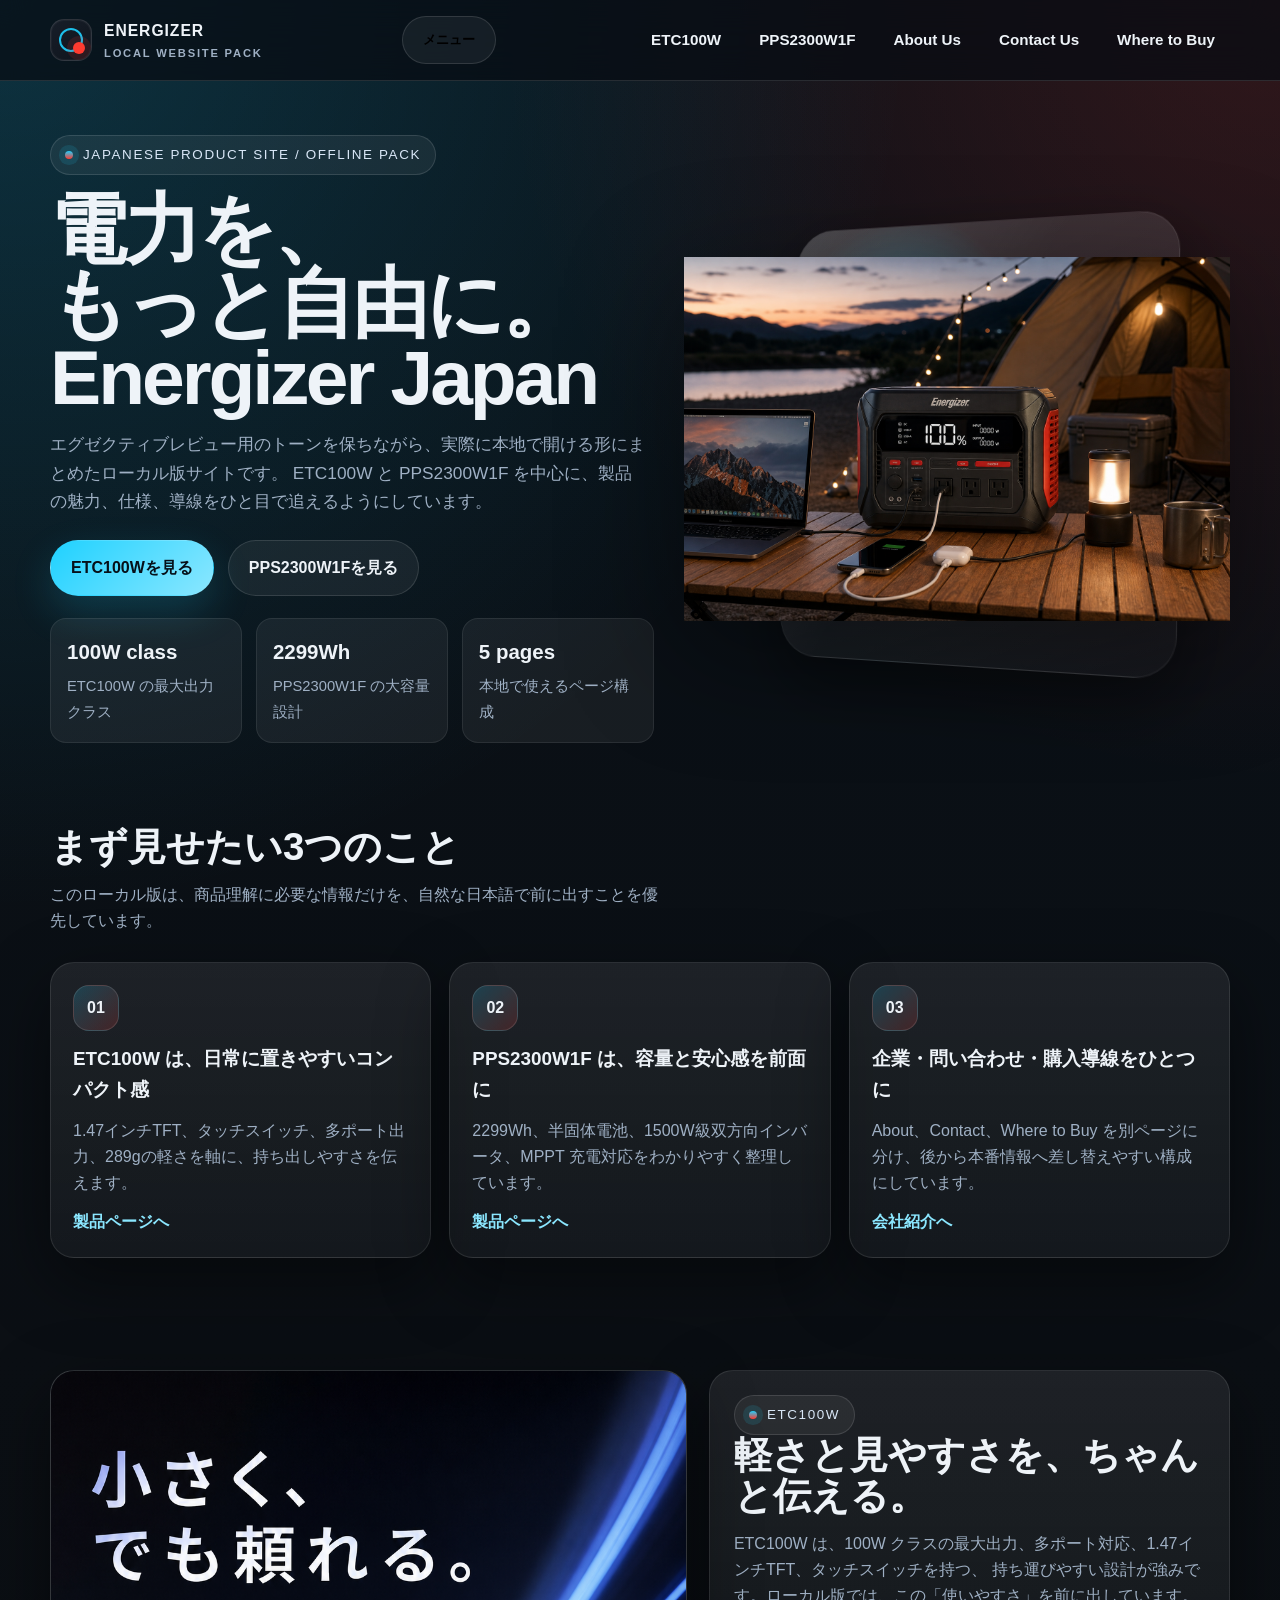
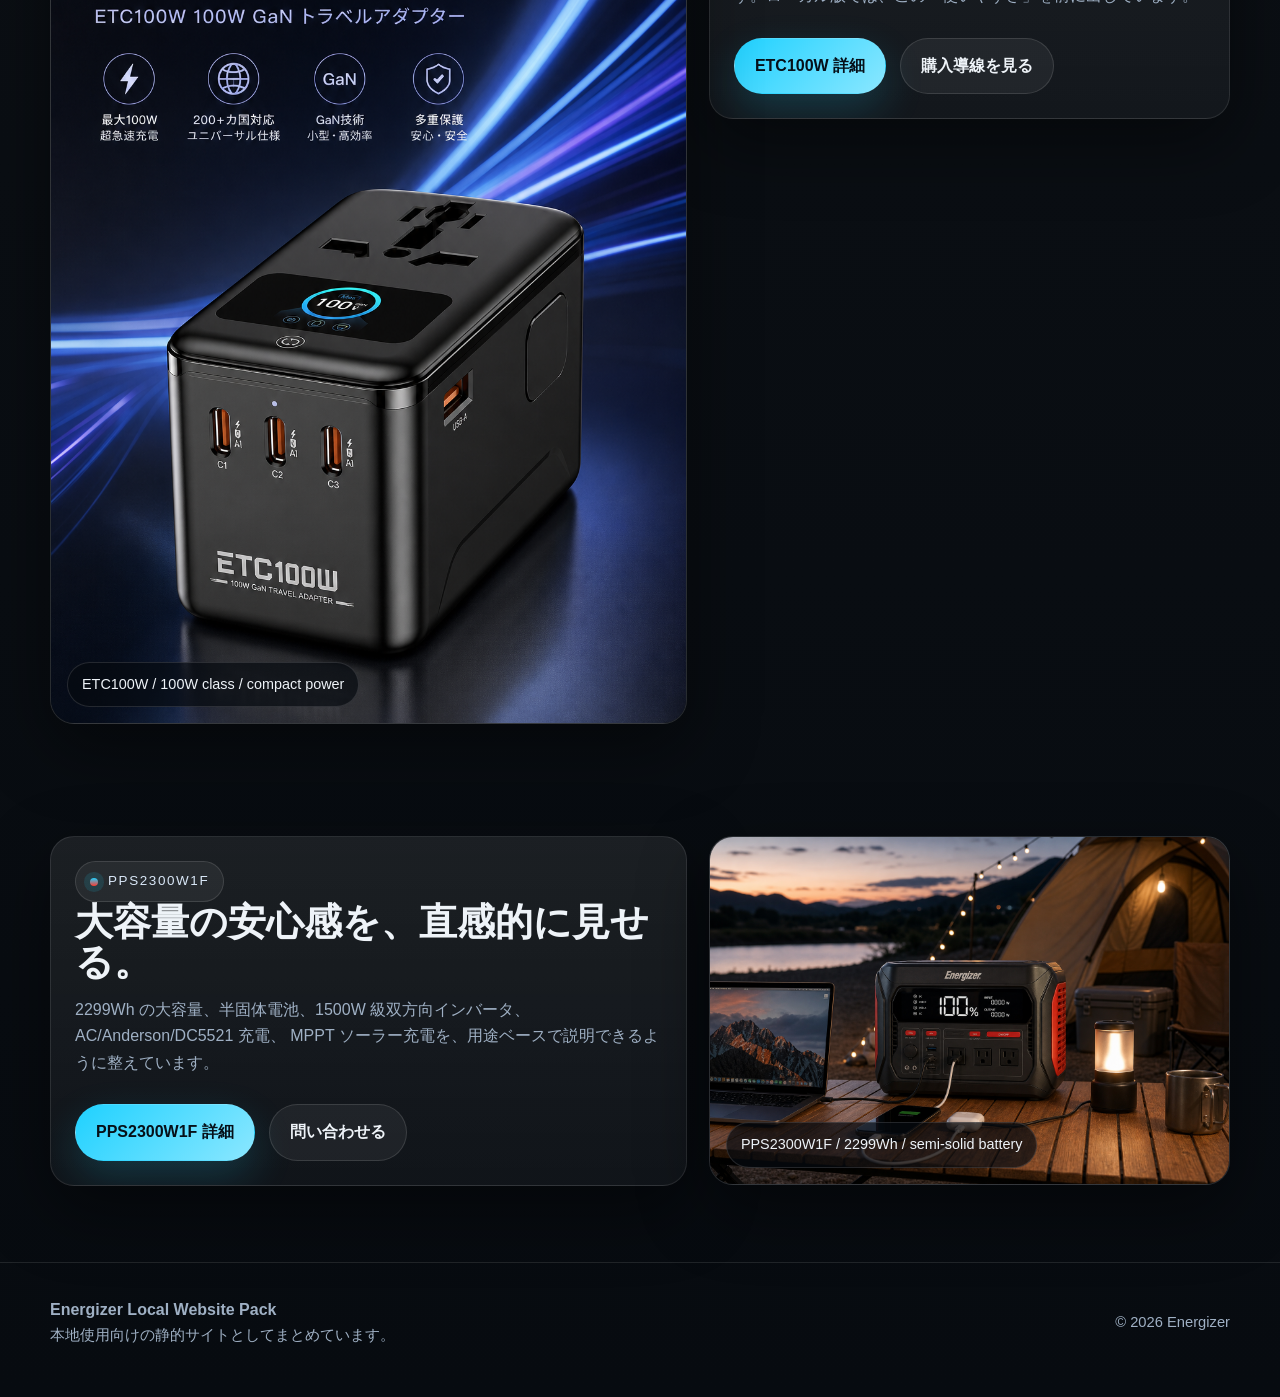
<file: index.html>
<!doctype html>
<html lang="ja">
<head>
  <meta charset="utf-8">
  <meta name="viewport" content="width=device-width, initial-scale=1">
  <meta name="description" content="Energizerの日本語ローカルサイト。ETC100WとPPS2300W1Fを紹介するオフライン版サイト。">
  <title>Energizer | ローカルサイト</title>
  <link rel="stylesheet" href="styles.css">
</head>
<body data-page="home">
  <a class="skip-link" href="#main">本文へスキップ</a>

  <header class="topbar">
    <div class="topbar-inner">
      <a class="brand" href="index.html" aria-label="Energizer ホーム">
        <span class="brand-mark" aria-hidden="true"></span>
        <span class="brand-copy">
          <span>Energizer</span>
          <span>Local Website Pack</span>
        </span>
      </a>

      <button class="btn secondary nav-toggle" type="button" data-nav-toggle aria-expanded="false">メニュー</button>

      <nav class="nav" data-nav data-open="false" aria-label="メインナビゲーション">
        <a href="etc100w.html" data-nav-link="etc100w">ETC100W</a>
        <a href="pps2300w1f.html" data-nav-link="pps2300w1f">PPS2300W1F</a>
        <a href="about.html" data-nav-link="about">About Us</a>
        <a href="contact.html" data-nav-link="contact">Contact Us</a>
        <a href="where-to-buy.html" data-nav-link="buy">Where to Buy</a>
      </nav>
    </div>
  </header>

  <main id="main">
    <section class="hero">
      <div class="site-shell hero-grid">
        <div>
          <span class="eyebrow">Japanese product site / offline pack</span>
          <h1>電力を、<br>もっと自由に。<br>Energizer Japan</h1>
          <p class="lead">
            エグゼクティブレビュー用のトーンを保ちながら、実際に本地で開ける形にまとめたローカル版サイトです。
            ETC100W と PPS2300W1F を中心に、製品の魅力、仕様、導線をひと目で追えるようにしています。
          </p>

          <div class="hero-actions">
            <a class="btn primary" href="etc100w.html">ETC100Wを見る</a>
            <a class="btn secondary" href="pps2300w1f.html">PPS2300W1Fを見る</a>
          </div>

          <div class="hero-card">
            <div class="stat">
              <strong>100W class</strong>
              <span>ETC100W の最大出力クラス</span>
            </div>
            <div class="stat">
              <strong>2299Wh</strong>
              <span>PPS2300W1F の大容量設計</span>
            </div>
            <div class="stat">
              <strong>5 pages</strong>
              <span>本地で使えるページ構成</span>
            </div>
          </div>
        </div>

        <div class="hero-side">
          <div class="hero-orb"></div>
          <img class="hero-image" src="assets/pps2300w1f-jp.png" alt="Energizer ポータブル電源の使用イメージ">
        </div>
      </div>
    </section>

    <section class="section">
      <div class="site-shell">
        <h2>まず見せたい3つのこと</h2>
        <p class="section-lead">
          このローカル版は、商品理解に必要な情報だけを、自然な日本語で前に出すことを優先しています。
        </p>

        <div class="grid-3">
          <article class="panel feature">
            <div class="feature-icon">01</div>
            <h3>ETC100W は、日常に置きやすいコンパクト感</h3>
            <p>1.47インチTFT、タッチスイッチ、多ポート出力、289gの軽さを軸に、持ち出しやすさを伝えます。</p>
            <a class="subtle-link" href="etc100w.html">製品ページへ</a>
          </article>

          <article class="panel feature">
            <div class="feature-icon">02</div>
            <h3>PPS2300W1F は、容量と安心感を前面に</h3>
            <p>2299Wh、半固体電池、1500W級双方向インバータ、MPPT 充電対応をわかりやすく整理しています。</p>
            <a class="subtle-link" href="pps2300w1f.html">製品ページへ</a>
          </article>

          <article class="panel feature">
            <div class="feature-icon">03</div>
            <h3>企業・問い合わせ・購入導線をひとつに</h3>
            <p>About、Contact、Where to Buy を別ページに分け、後から本番情報へ差し替えやすい構成にしています。</p>
            <a class="subtle-link" href="about.html">会社紹介へ</a>
          </article>
        </div>
      </div>
    </section>

    <section class="section">
      <div class="site-shell split">
        <div class="panel image-panel">
          <img src="assets/etc100w-jp.png" alt="ETC100W の製品イメージ">
          <div class="caption">ETC100W / 100W class / compact power</div>
        </div>
        <div class="panel pad">
          <span class="eyebrow">ETC100W</span>
          <h2>軽さと見やすさを、ちゃんと伝える。</h2>
          <p class="section-lead">
            ETC100W は、100W クラスの最大出力、多ポート対応、1.47インチTFT、タッチスイッチを持つ、
            持ち運びやすい設計が強みです。ローカル版では、この「使いやすさ」を前に出しています。
          </p>

          <div class="page-actions">
            <a class="btn primary" href="etc100w.html">ETC100W 詳細</a>
            <a class="btn secondary" href="where-to-buy.html">購入導線を見る</a>
          </div>
        </div>
      </div>
    </section>

    <section class="section">
      <div class="site-shell split">
        <div class="panel pad">
          <span class="eyebrow">PPS2300W1F</span>
          <h2>大容量の安心感を、直感的に見せる。</h2>
          <p class="section-lead">
            2299Wh の大容量、半固体電池、1500W 級双方向インバータ、AC/Anderson/DC5521 充電、
            MPPT ソーラー充電を、用途ベースで説明できるように整えています。
          </p>

          <div class="page-actions">
            <a class="btn primary" href="pps2300w1f.html">PPS2300W1F 詳細</a>
            <a class="btn secondary" href="contact.html">問い合わせる</a>
          </div>
        </div>

        <div class="panel image-panel">
          <img src="assets/pps2300w1f-jp.png" alt="PPS2300W1F の製品イメージ">
          <div class="caption">PPS2300W1F / 2299Wh / semi-solid battery</div>
        </div>
      </div>
    </section>
  </main>

  <footer class="footer">
    <div class="site-shell footer-inner">
      <div>
        <strong>Energizer Local Website Pack</strong>
        <div class="small">本地使用向けの静的サイトとしてまとめています。</div>
      </div>
      <div class="small">© <span data-year></span> Energizer</div>
    </div>
  </footer>

  <script src="script.js"></script>
</body>
</html>
</file>
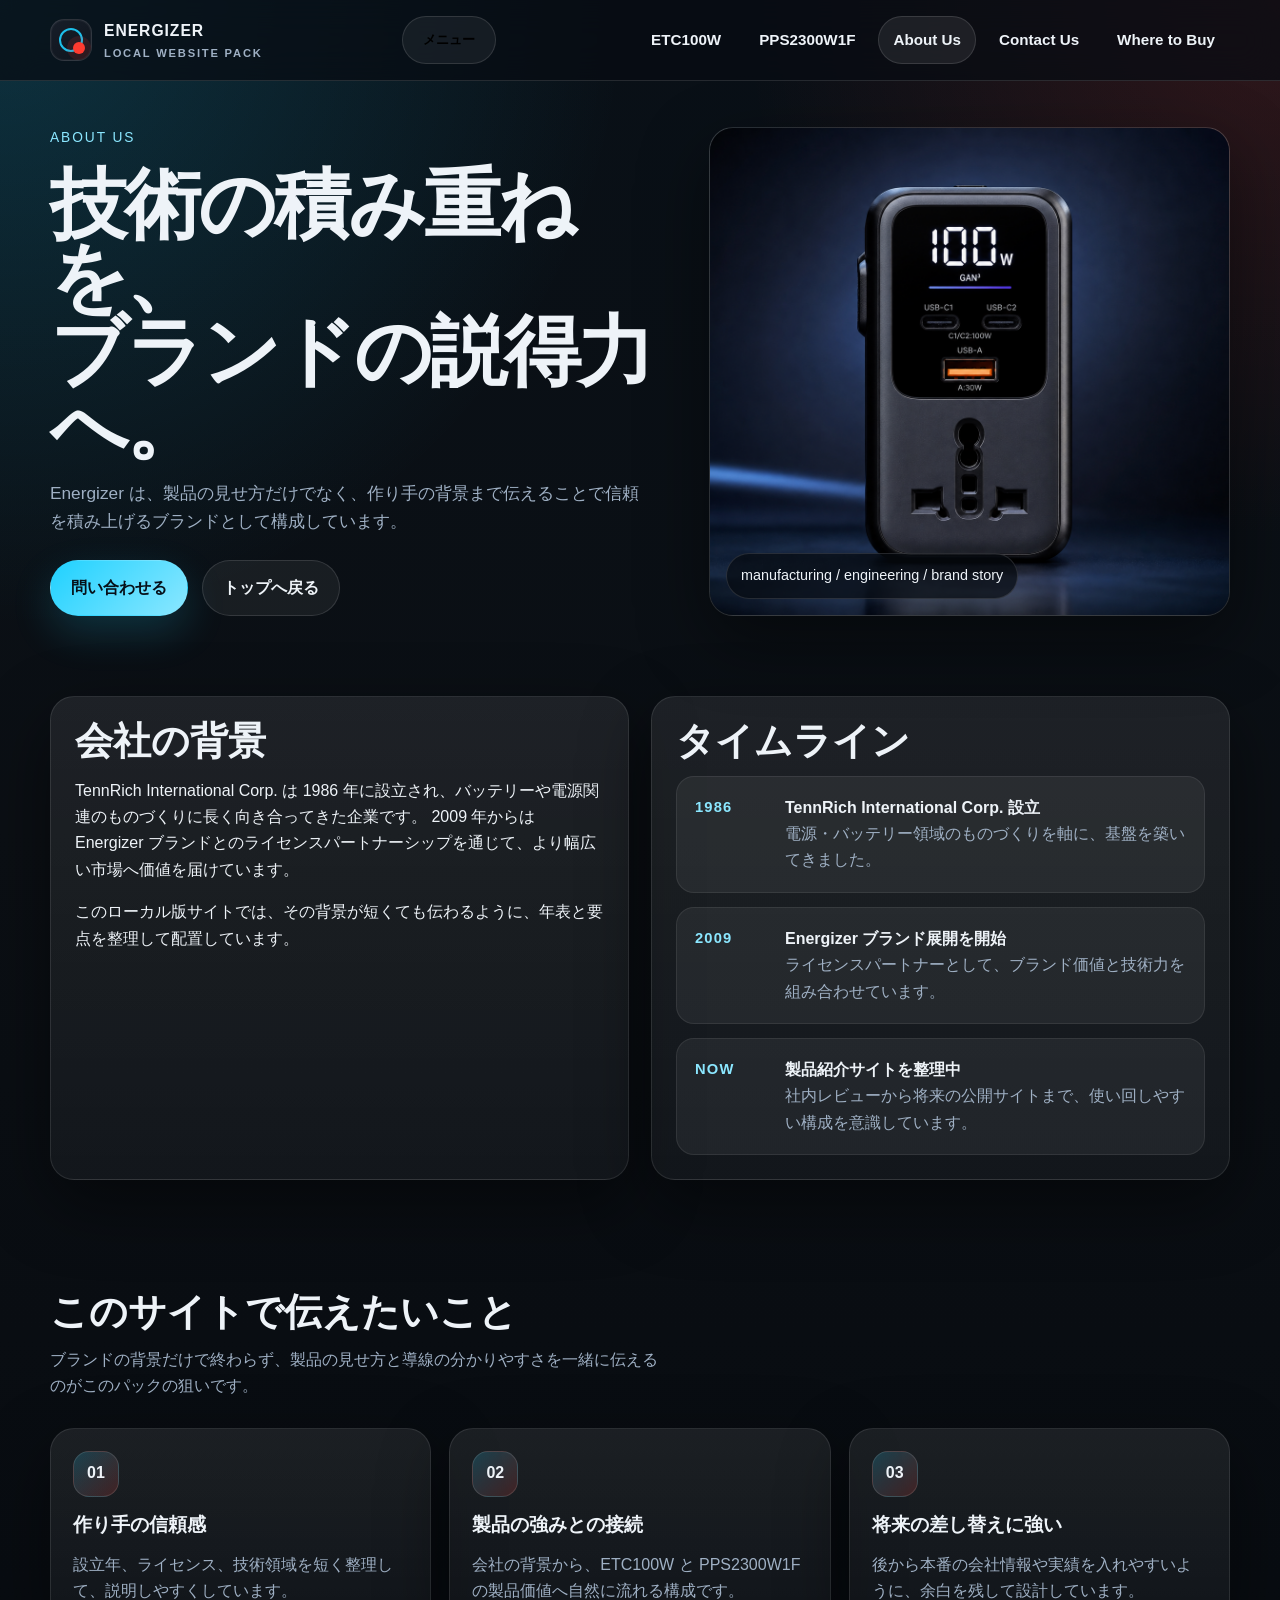
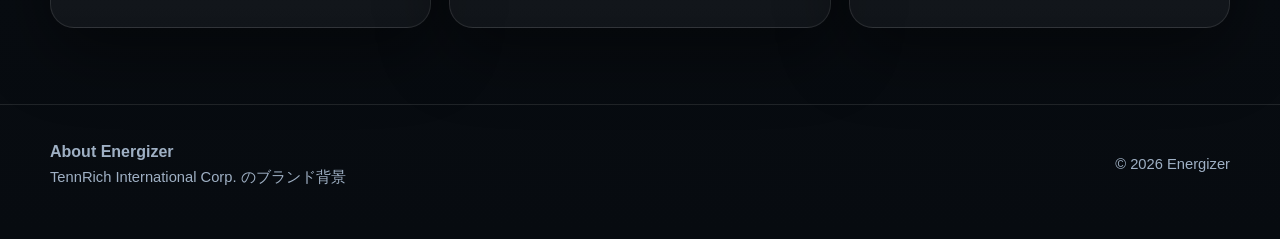
<file: about.html>
<!doctype html>
<html lang="ja">
<head>
  <meta charset="utf-8">
  <meta name="viewport" content="width=device-width, initial-scale=1">
  <meta name="description" content="Energizer の会社紹介ページ。TennRich International Corp. とブランド背景を紹介。">
  <title>About Us | Energizer</title>
  <link rel="stylesheet" href="styles.css">
</head>
<body data-page="about">
  <a class="skip-link" href="#main">本文へスキップ</a>
  <header class="topbar">
    <div class="topbar-inner">
      <a class="brand" href="index.html">
        <span class="brand-mark" aria-hidden="true"></span>
        <span class="brand-copy"><span>Energizer</span><span>Local Website Pack</span></span>
      </a>
      <button class="btn secondary nav-toggle" type="button" data-nav-toggle aria-expanded="false">メニュー</button>
      <nav class="nav" data-nav data-open="false" aria-label="メインナビゲーション">
        <a href="etc100w.html" data-nav-link="etc100w">ETC100W</a>
        <a href="pps2300w1f.html" data-nav-link="pps2300w1f">PPS2300W1F</a>
        <a href="about.html" data-nav-link="about">About Us</a>
        <a href="contact.html" data-nav-link="contact">Contact Us</a>
        <a href="where-to-buy.html" data-nav-link="buy">Where to Buy</a>
      </nav>
    </div>
  </header>

  <main id="main">
    <section class="page-hero">
      <div class="site-shell about-grid">
        <div>
          <div class="crumb">ABOUT US</div>
          <h1>技術の積み重ねを、<br>ブランドの説得力へ。</h1>
          <p class="lead">
            Energizer は、製品の見せ方だけでなく、作り手の背景まで伝えることで信頼を積み上げるブランドとして構成しています。
          </p>
          <div class="page-actions">
            <a class="btn primary" href="contact.html">問い合わせる</a>
            <a class="btn secondary" href="index.html">トップへ戻る</a>
          </div>
        </div>

        <div class="panel image-panel">
          <img src="assets/pps-hero-cutaway.jpg" alt="半透明のポータブル電源イメージ">
          <div class="caption">manufacturing / engineering / brand story</div>
        </div>
      </div>
    </section>

    <section class="section">
      <div class="site-shell grid-2">
        <div class="panel pad">
          <h2>会社の背景</h2>
          <p>
            TennRich International Corp. は 1986 年に設立され、バッテリーや電源関連のものづくりに長く向き合ってきた企業です。
            2009 年からは Energizer ブランドとのライセンスパートナーシップを通じて、より幅広い市場へ価値を届けています。
          </p>
          <p>
            このローカル版サイトでは、その背景が短くても伝わるように、年表と要点を整理して配置しています。
          </p>
        </div>

        <div class="panel pad">
          <h2>タイムライン</h2>
          <div class="timeline">
            <div class="timeline-item">
              <b>1986</b>
              <div>
                <strong>TennRich International Corp. 設立</strong>
                <p>電源・バッテリー領域のものづくりを軸に、基盤を築いてきました。</p>
              </div>
            </div>
            <div class="timeline-item">
              <b>2009</b>
              <div>
                <strong>Energizer ブランド展開を開始</strong>
                <p>ライセンスパートナーとして、ブランド価値と技術力を組み合わせています。</p>
              </div>
            </div>
            <div class="timeline-item">
              <b>Now</b>
              <div>
                <strong>製品紹介サイトを整理中</strong>
                <p>社内レビューから将来の公開サイトまで、使い回しやすい構成を意識しています。</p>
              </div>
            </div>
          </div>
        </div>
      </div>
    </section>

    <section class="section">
      <div class="site-shell">
        <h2>このサイトで伝えたいこと</h2>
        <p class="section-lead">ブランドの背景だけで終わらず、製品の見せ方と導線の分かりやすさを一緒に伝えるのがこのパックの狙いです。</p>
        <div class="grid-3">
          <article class="panel feature">
            <div class="feature-icon">01</div>
            <h3>作り手の信頼感</h3>
            <p>設立年、ライセンス、技術領域を短く整理して、説明しやすくしています。</p>
          </article>
          <article class="panel feature">
            <div class="feature-icon">02</div>
            <h3>製品の強みとの接続</h3>
            <p>会社の背景から、ETC100W と PPS2300W1F の製品価値へ自然に流れる構成です。</p>
          </article>
          <article class="panel feature">
            <div class="feature-icon">03</div>
            <h3>将来の差し替えに強い</h3>
            <p>後から本番の会社情報や実績を入れやすいように、余白を残して設計しています。</p>
          </article>
        </div>
      </div>
    </section>
  </main>

  <footer class="footer">
    <div class="site-shell footer-inner">
      <div>
        <strong>About Energizer</strong>
        <div class="small">TennRich International Corp. のブランド背景</div>
      </div>
      <div class="small">© <span data-year></span> Energizer</div>
    </div>
  </footer>
  <script src="script.js"></script>
</body>
</html>
</file>
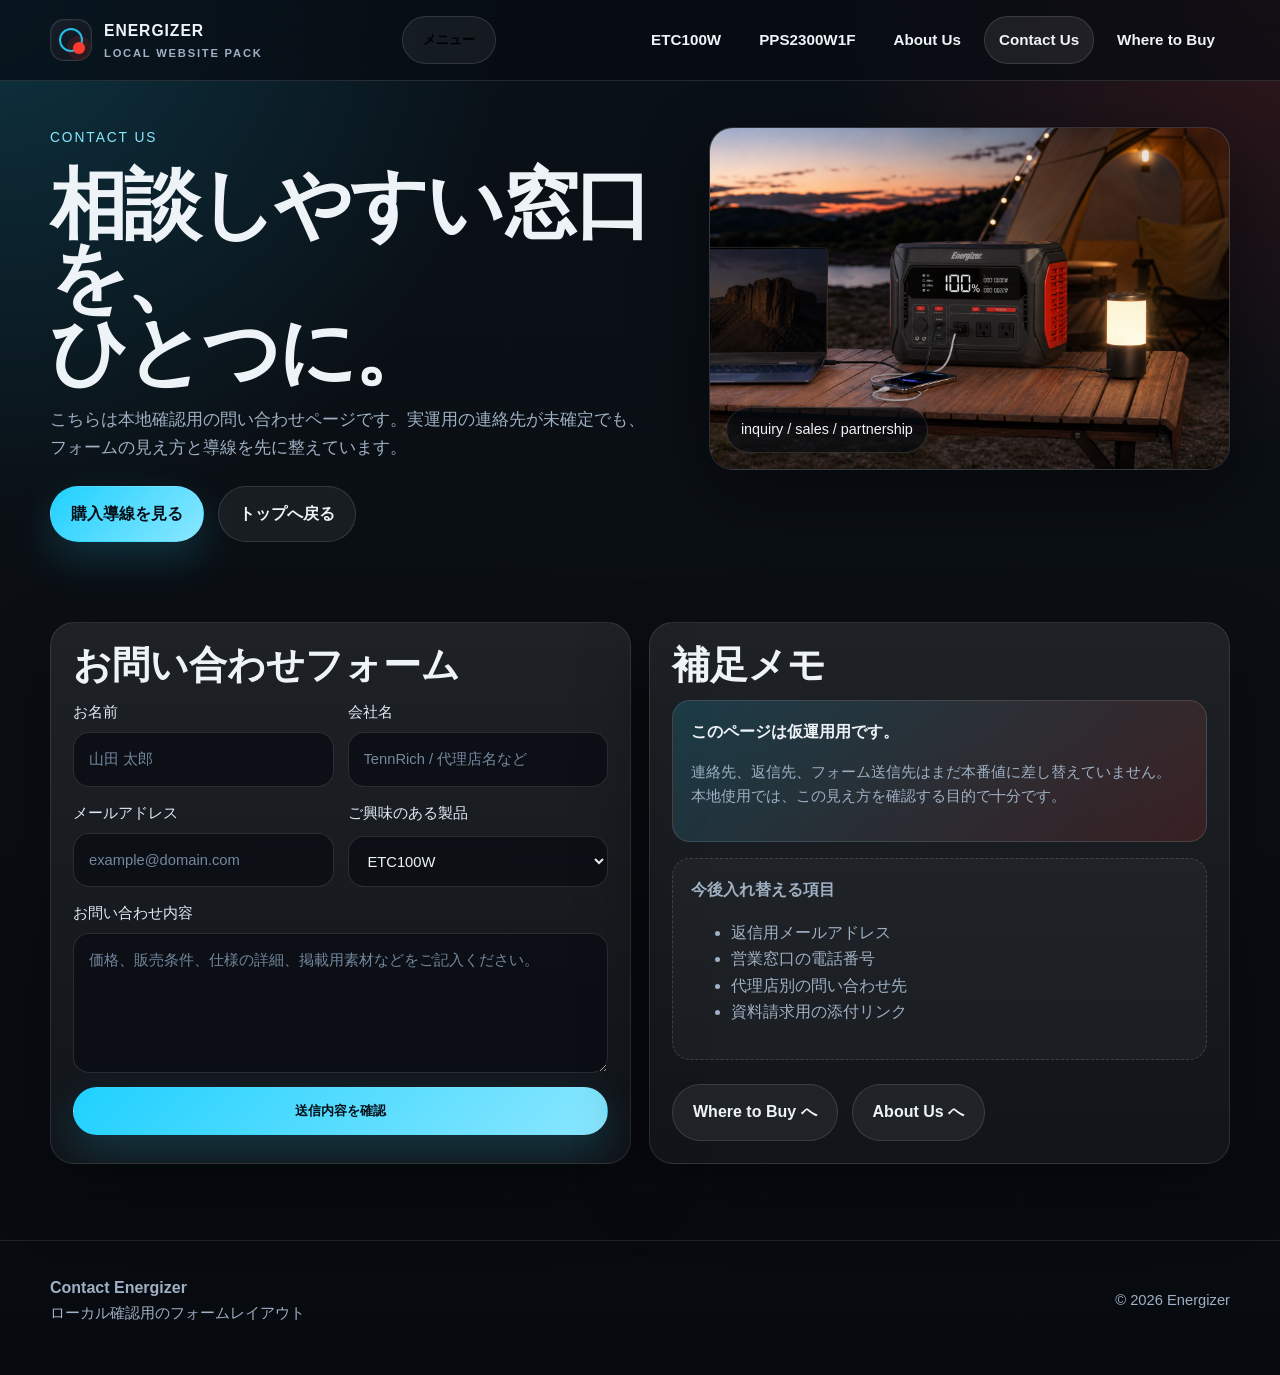
<file: contact.html>
<!doctype html>
<html lang="ja">
<head>
  <meta charset="utf-8">
  <meta name="viewport" content="width=device-width, initial-scale=1">
  <meta name="description" content="Energizer の問い合わせページ。ローカル版の送信フォームと連絡先メモ。">
  <title>Contact Us | Energizer</title>
  <link rel="stylesheet" href="styles.css">
</head>
<body data-page="contact">
  <a class="skip-link" href="#main">本文へスキップ</a>
  <header class="topbar">
    <div class="topbar-inner">
      <a class="brand" href="index.html">
        <span class="brand-mark" aria-hidden="true"></span>
        <span class="brand-copy"><span>Energizer</span><span>Local Website Pack</span></span>
      </a>
      <button class="btn secondary nav-toggle" type="button" data-nav-toggle aria-expanded="false">メニュー</button>
      <nav class="nav" data-nav data-open="false" aria-label="メインナビゲーション">
        <a href="etc100w.html" data-nav-link="etc100w">ETC100W</a>
        <a href="pps2300w1f.html" data-nav-link="pps2300w1f">PPS2300W1F</a>
        <a href="about.html" data-nav-link="about">About Us</a>
        <a href="contact.html" data-nav-link="contact">Contact Us</a>
        <a href="where-to-buy.html" data-nav-link="buy">Where to Buy</a>
      </nav>
    </div>
  </header>

  <main id="main">
    <section class="page-hero">
      <div class="site-shell split">
        <div>
          <div class="crumb">CONTACT US</div>
          <h1>相談しやすい窓口を、<br>ひとつに。</h1>
          <p class="lead">
            こちらは本地確認用の問い合わせページです。実運用の連絡先が未確定でも、フォームの見え方と導線を先に整えています。
          </p>
          <div class="page-actions">
            <a class="btn primary" href="where-to-buy.html">購入導線を見る</a>
            <a class="btn secondary" href="index.html">トップへ戻る</a>
          </div>
        </div>
        <div class="panel image-panel">
          <img src="assets/pps-detail.jpg" alt="ポータブル電源のポート詳細イメージ">
          <div class="caption">inquiry / sales / partnership</div>
        </div>
      </div>
    </section>

    <section class="section">
      <div class="site-shell cards">
        <div class="panel contact-card">
          <h2>お問い合わせフォーム</h2>
          <form onsubmit="return false;">
            <div class="contact-grid">
              <label>お名前<input type="text" placeholder="山田 太郎"></label>
              <label>会社名<input type="text" placeholder="TennRich / 代理店名など"></label>
            </div>
            <div class="contact-grid">
              <label>メールアドレス<input type="email" placeholder="example@domain.com"></label>
              <label>ご興味のある製品
                <select>
                  <option>ETC100W</option>
                  <option>PPS2300W1F</option>
                  <option>両方</option>
                  <option>未定</option>
                </select>
              </label>
            </div>
            <label>お問い合わせ内容<textarea placeholder="価格、販売条件、仕様の詳細、掲載用素材などをご記入ください。"></textarea></label>
            <button class="btn primary" type="submit">送信内容を確認</button>
          </form>
        </div>

        <div class="panel contact-card">
          <h2>補足メモ</h2>
          <div class="contact-note">
            <strong>このページは仮運用用です。</strong>
            <p class="small">
              連絡先、返信先、フォーム送信先はまだ本番値に差し替えていません。
              本地使用では、この見え方を確認する目的で十分です。
            </p>
          </div>

          <div class="muted-box" style="margin-top:16px;">
            <strong>今後入れ替える項目</strong>
            <ul>
              <li>返信用メールアドレス</li>
              <li>営業窓口の電話番号</li>
              <li>代理店別の問い合わせ先</li>
              <li>資料請求用の添付リンク</li>
            </ul>
          </div>

          <div class="page-actions">
            <a class="btn secondary" href="where-to-buy.html">Where to Buy へ</a>
            <a class="btn secondary" href="about.html">About Us へ</a>
          </div>
        </div>
      </div>
    </section>
  </main>

  <footer class="footer">
    <div class="site-shell footer-inner">
      <div>
        <strong>Contact Energizer</strong>
        <div class="small">ローカル確認用のフォームレイアウト</div>
      </div>
      <div class="small">© <span data-year></span> Energizer</div>
    </div>
  </footer>
  <script src="script.js"></script>
</body>
</html>
</file>
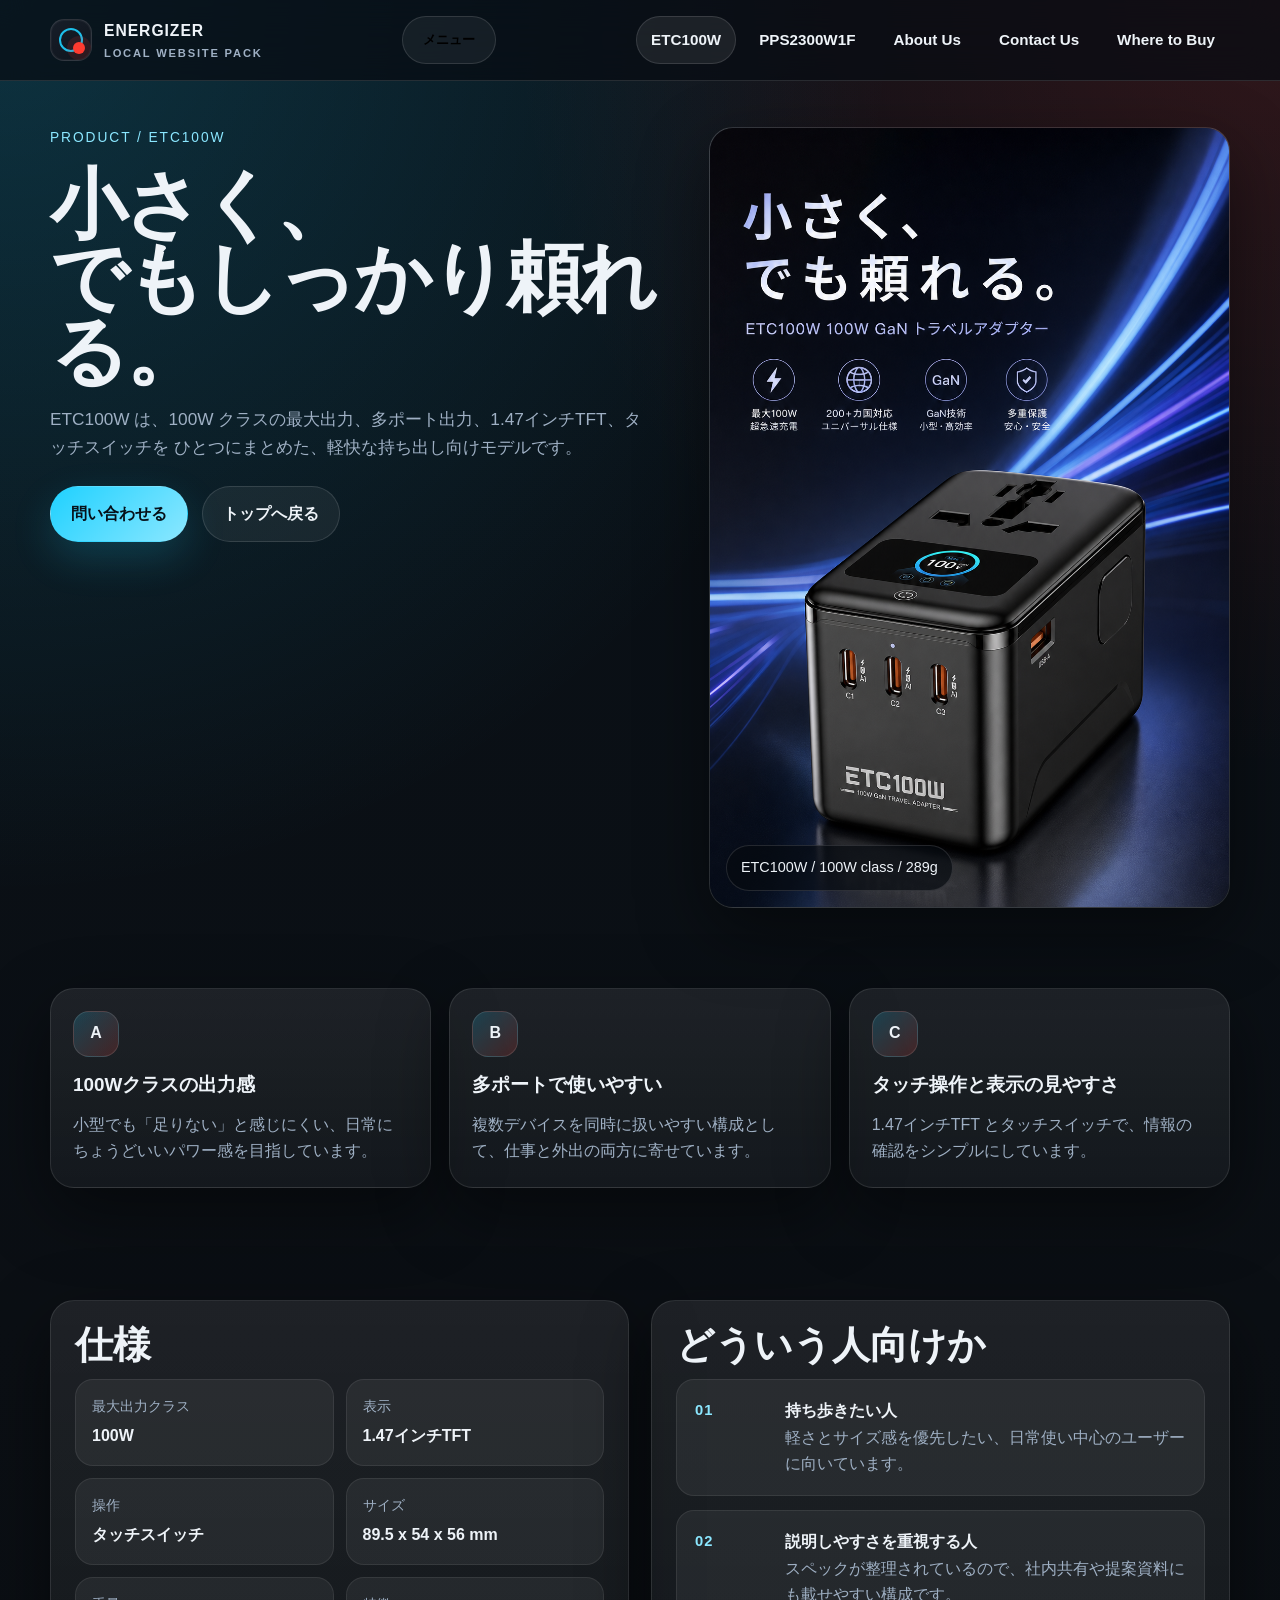
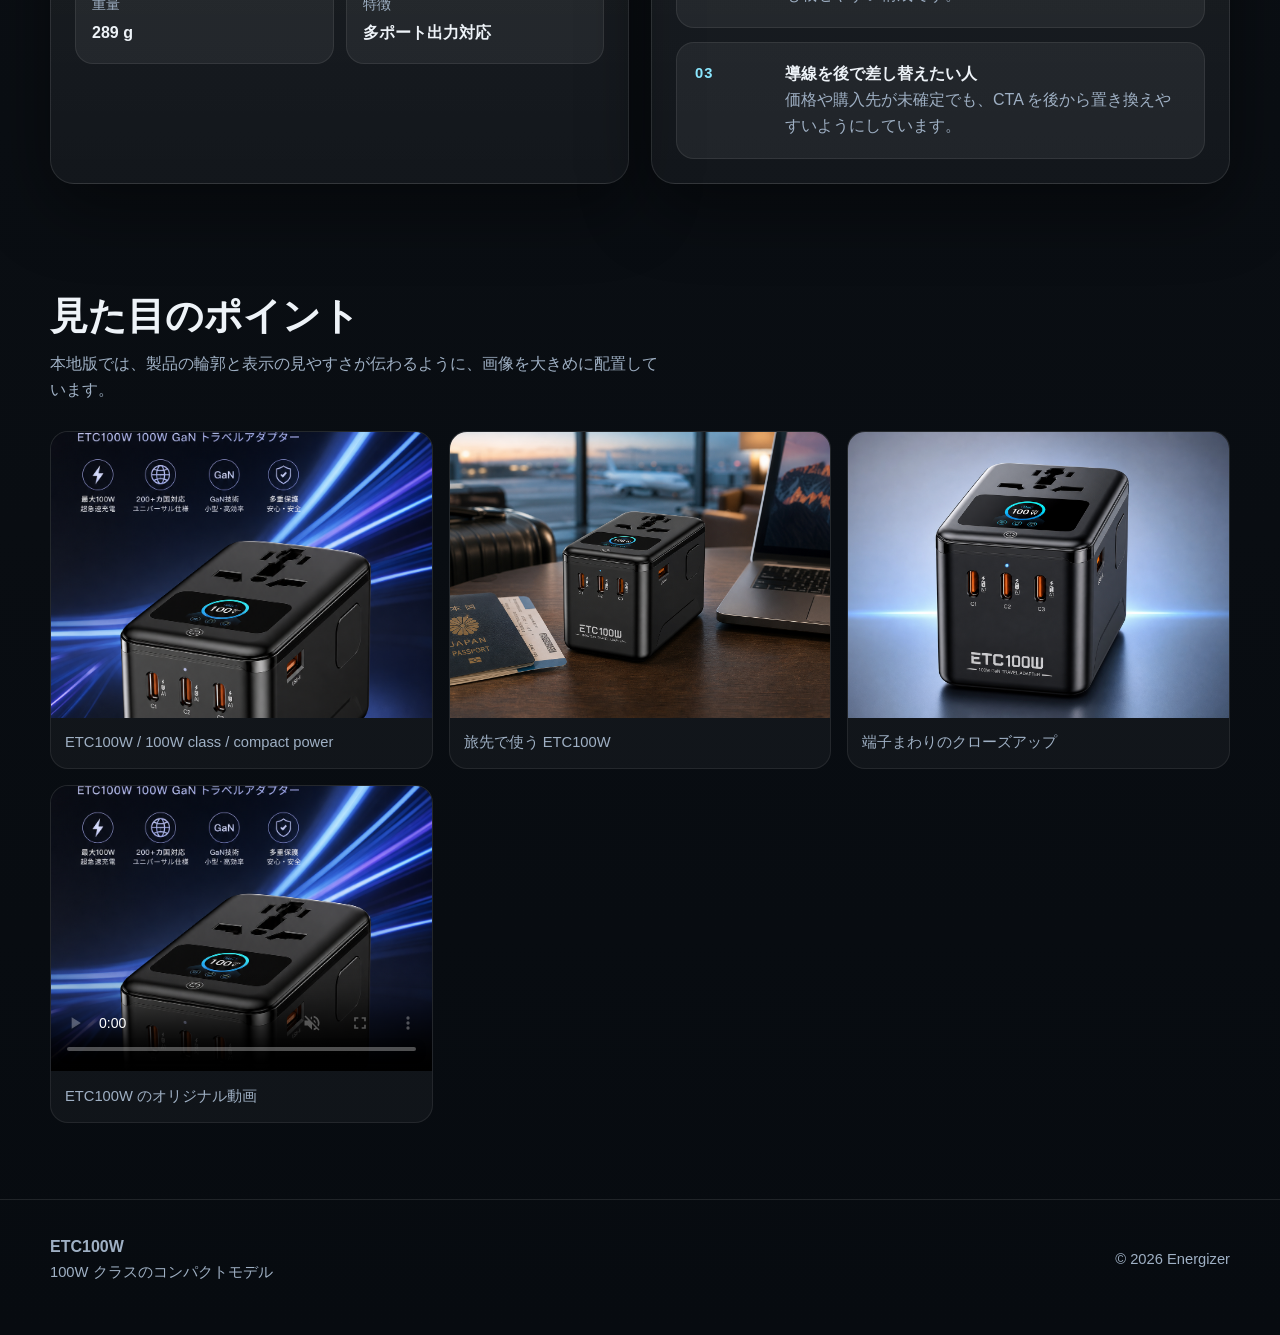
<file: etc100w.html>
<!doctype html>
<html lang="ja">
<head>
  <meta charset="utf-8">
  <meta name="viewport" content="width=device-width, initial-scale=1">
  <meta name="description" content="ETC100W の製品紹介ページ。100Wクラス、多ポート、1.47インチTFT、タッチスイッチ。">
  <title>ETC100W | Energizer</title>
  <link rel="stylesheet" href="styles.css">
</head>
<body data-page="etc100w">
  <a class="skip-link" href="#main">本文へスキップ</a>
  <header class="topbar">
    <div class="topbar-inner">
      <a class="brand" href="index.html">
        <span class="brand-mark" aria-hidden="true"></span>
        <span class="brand-copy"><span>Energizer</span><span>Local Website Pack</span></span>
      </a>
      <button class="btn secondary nav-toggle" type="button" data-nav-toggle aria-expanded="false">メニュー</button>
      <nav class="nav" data-nav data-open="false" aria-label="メインナビゲーション">
        <a href="etc100w.html" data-nav-link="etc100w">ETC100W</a>
        <a href="pps2300w1f.html" data-nav-link="pps2300w1f">PPS2300W1F</a>
        <a href="about.html" data-nav-link="about">About Us</a>
        <a href="contact.html" data-nav-link="contact">Contact Us</a>
        <a href="where-to-buy.html" data-nav-link="buy">Where to Buy</a>
      </nav>
    </div>
  </header>

  <main id="main">
    <section class="page-hero">
      <div class="site-shell split">
        <div>
          <div class="crumb">PRODUCT / ETC100W</div>
          <h1>小さく、<br>でもしっかり頼れる。</h1>
          <p class="lead">
            ETC100W は、100W クラスの最大出力、多ポート出力、1.47インチTFT、タッチスイッチを
            ひとつにまとめた、軽快な持ち出し向けモデルです。
          </p>
          <div class="page-actions">
            <a class="btn primary" href="contact.html">問い合わせる</a>
            <a class="btn secondary" href="index.html">トップへ戻る</a>
          </div>
        </div>
        <div class="panel image-panel">
          <img src="assets/etc100w-jp.png" alt="ETC100W の製品イメージ">
          <div class="caption">ETC100W / 100W class / 289g</div>
        </div>
      </div>
    </section>

    <section class="section">
      <div class="site-shell">
        <div class="grid-3">
          <article class="panel feature">
            <div class="feature-icon">A</div>
            <h3>100Wクラスの出力感</h3>
            <p>小型でも「足りない」と感じにくい、日常にちょうどいいパワー感を目指しています。</p>
          </article>
          <article class="panel feature">
            <div class="feature-icon">B</div>
            <h3>多ポートで使いやすい</h3>
            <p>複数デバイスを同時に扱いやすい構成として、仕事と外出の両方に寄せています。</p>
          </article>
          <article class="panel feature">
            <div class="feature-icon">C</div>
            <h3>タッチ操作と表示の見やすさ</h3>
            <p>1.47インチTFT とタッチスイッチで、情報の確認をシンプルにしています。</p>
          </article>
        </div>
      </div>
    </section>

    <section class="section">
      <div class="site-shell grid-2">
        <div class="panel pad">
          <h2>仕様</h2>
          <div class="spec-list">
            <div class="spec"><span>最大出力クラス</span><strong>100W</strong></div>
            <div class="spec"><span>表示</span><strong>1.47インチTFT</strong></div>
            <div class="spec"><span>操作</span><strong>タッチスイッチ</strong></div>
            <div class="spec"><span>サイズ</span><strong>89.5 x 54 x 56 mm</strong></div>
            <div class="spec"><span>重量</span><strong>289 g</strong></div>
            <div class="spec"><span>特徴</span><strong>多ポート出力対応</strong></div>
          </div>
        </div>
        <div class="panel pad">
          <h2>どういう人向けか</h2>
          <div class="timeline">
            <div class="timeline-item">
              <b>01</b>
              <div>
                <strong>持ち歩きたい人</strong>
                <p>軽さとサイズ感を優先したい、日常使い中心のユーザーに向いています。</p>
              </div>
            </div>
            <div class="timeline-item">
              <b>02</b>
              <div>
                <strong>説明しやすさを重視する人</strong>
                <p>スペックが整理されているので、社内共有や提案資料にも載せやすい構成です。</p>
              </div>
            </div>
            <div class="timeline-item">
              <b>03</b>
              <div>
                <strong>導線を後で差し替えたい人</strong>
                <p>価格や購入先が未確定でも、CTA を後から置き換えやすいようにしています。</p>
              </div>
            </div>
          </div>
        </div>
      </div>
    </section>

    <section class="section">
      <div class="site-shell">
        <h2>見た目のポイント</h2>
        <p class="section-lead">本地版では、製品の輪郭と表示の見やすさが伝わるように、画像を大きめに配置しています。</p>
        <div class="gallery">
          <figure>
            <img src="assets/etc100w-jp.png" alt="ETC100W の製品イメージ">
            <figcaption>ETC100W / 100W class / compact power</figcaption>
          </figure>
          <figure>
            <img src="assets/etc100w-travel.jpg" alt="ETC100W の旅行利用イメージ">
            <figcaption>旅先で使う ETC100W</figcaption>
          </figure>
          <figure>
            <img src="assets/etc100w-closeup.jpg" alt="ETC100W の端子クローズアップ">
            <figcaption>端子まわりのクローズアップ</figcaption>
          </figure>
          <figure>
            <video controls playsinline muted poster="assets/etc100w-jp.png">
              <source src="assets/etc100w-original.mp4" type="video/mp4">
            </video>
            <figcaption>ETC100W のオリジナル動画</figcaption>
          </figure>
        </div>
      </div>
    </section>
  </main>

  <footer class="footer">
    <div class="site-shell footer-inner">
      <div>
        <strong>ETC100W</strong>
        <div class="small">100W クラスのコンパクトモデル</div>
      </div>
      <div class="small">© <span data-year></span> Energizer</div>
    </div>
  </footer>
  <script src="script.js"></script>
</body>
</html>
</file>
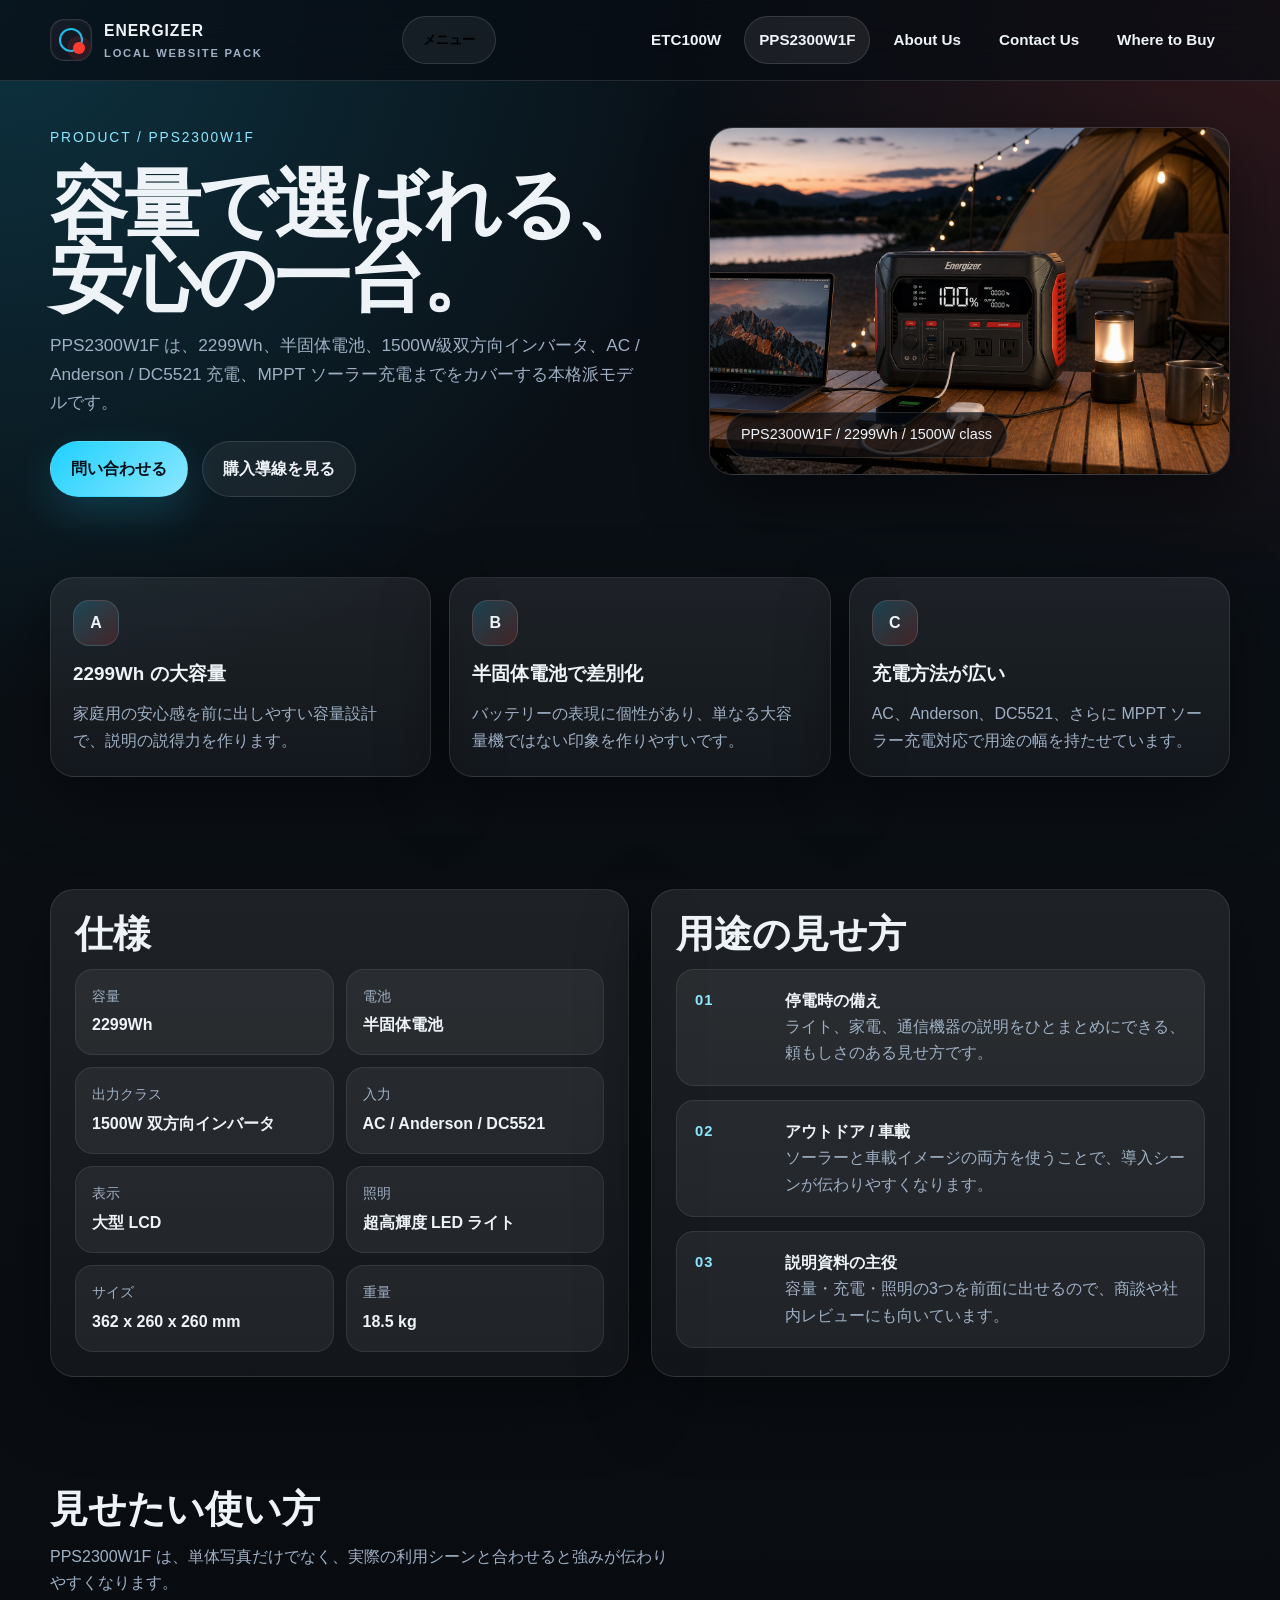
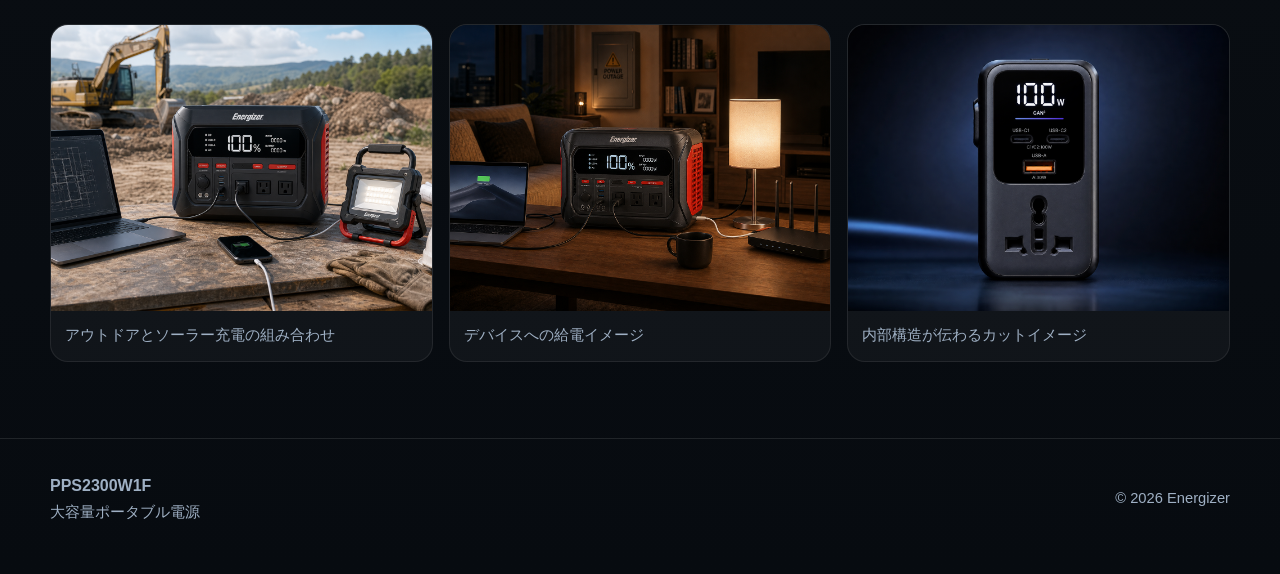
<file: pps2300w1f.html>
<!doctype html>
<html lang="ja">
<head>
  <meta charset="utf-8">
  <meta name="viewport" content="width=device-width, initial-scale=1">
  <meta name="description" content="PPS2300W1F の製品紹介ページ。2299Wh、半固体電池、1500W級双方向インバータ。">
  <title>PPS2300W1F | Energizer</title>
  <link rel="stylesheet" href="styles.css">
</head>
<body data-page="pps2300w1f">
  <a class="skip-link" href="#main">本文へスキップ</a>
  <header class="topbar">
    <div class="topbar-inner">
      <a class="brand" href="index.html">
        <span class="brand-mark" aria-hidden="true"></span>
        <span class="brand-copy"><span>Energizer</span><span>Local Website Pack</span></span>
      </a>
      <button class="btn secondary nav-toggle" type="button" data-nav-toggle aria-expanded="false">メニュー</button>
      <nav class="nav" data-nav data-open="false" aria-label="メインナビゲーション">
        <a href="etc100w.html" data-nav-link="etc100w">ETC100W</a>
        <a href="pps2300w1f.html" data-nav-link="pps2300w1f">PPS2300W1F</a>
        <a href="about.html" data-nav-link="about">About Us</a>
        <a href="contact.html" data-nav-link="contact">Contact Us</a>
        <a href="where-to-buy.html" data-nav-link="buy">Where to Buy</a>
      </nav>
    </div>
  </header>

  <main id="main">
    <section class="page-hero">
      <div class="site-shell split">
        <div>
          <div class="crumb">PRODUCT / PPS2300W1F</div>
          <h1>容量で選ばれる、<br>安心の一台。</h1>
          <p class="lead">
            PPS2300W1F は、2299Wh、半固体電池、1500W級双方向インバータ、AC / Anderson / DC5521
            充電、MPPT ソーラー充電までをカバーする本格派モデルです。
          </p>
          <div class="page-actions">
            <a class="btn primary" href="contact.html">問い合わせる</a>
            <a class="btn secondary" href="where-to-buy.html">購入導線を見る</a>
          </div>
        </div>
        <div class="panel image-panel">
          <img src="assets/pps2300w1f-jp.png" alt="PPS2300W1F の製品イメージ">
          <div class="caption">PPS2300W1F / 2299Wh / 1500W class</div>
        </div>
      </div>
    </section>

    <section class="section">
      <div class="site-shell">
        <div class="grid-3">
          <article class="panel feature">
            <div class="feature-icon">A</div>
            <h3>2299Wh の大容量</h3>
            <p>家庭用の安心感を前に出しやすい容量設計で、説明の説得力を作ります。</p>
          </article>
          <article class="panel feature">
            <div class="feature-icon">B</div>
            <h3>半固体電池で差別化</h3>
            <p>バッテリーの表現に個性があり、単なる大容量機ではない印象を作りやすいです。</p>
          </article>
          <article class="panel feature">
            <div class="feature-icon">C</div>
            <h3>充電方法が広い</h3>
            <p>AC、Anderson、DC5521、さらに MPPT ソーラー充電対応で用途の幅を持たせています。</p>
          </article>
        </div>
      </div>
    </section>

    <section class="section">
      <div class="site-shell grid-2">
        <div class="panel pad">
          <h2>仕様</h2>
          <div class="spec-list">
            <div class="spec"><span>容量</span><strong>2299Wh</strong></div>
            <div class="spec"><span>電池</span><strong>半固体電池</strong></div>
            <div class="spec"><span>出力クラス</span><strong>1500W 双方向インバータ</strong></div>
            <div class="spec"><span>入力</span><strong>AC / Anderson / DC5521</strong></div>
            <div class="spec"><span>表示</span><strong>大型 LCD</strong></div>
            <div class="spec"><span>照明</span><strong>超高輝度 LED ライト</strong></div>
            <div class="spec"><span>サイズ</span><strong>362 x 260 x 260 mm</strong></div>
            <div class="spec"><span>重量</span><strong>18.5 kg</strong></div>
          </div>
        </div>
        <div class="panel pad">
          <h2>用途の見せ方</h2>
          <div class="timeline">
            <div class="timeline-item">
              <b>01</b>
              <div>
                <strong>停電時の備え</strong>
                <p>ライト、家電、通信機器の説明をひとまとめにできる、頼もしさのある見せ方です。</p>
              </div>
            </div>
            <div class="timeline-item">
              <b>02</b>
              <div>
                <strong>アウトドア / 車載</strong>
                <p>ソーラーと車載イメージの両方を使うことで、導入シーンが伝わりやすくなります。</p>
              </div>
            </div>
            <div class="timeline-item">
              <b>03</b>
              <div>
                <strong>説明資料の主役</strong>
                <p>容量・充電・照明の3つを前面に出せるので、商談や社内レビューにも向いています。</p>
              </div>
            </div>
          </div>
        </div>
      </div>
    </section>

    <section class="section">
      <div class="site-shell">
        <h2>見せたい使い方</h2>
        <p class="section-lead">PPS2300W1F は、単体写真だけでなく、実際の利用シーンと合わせると強みが伝わりやすくなります。</p>
        <div class="gallery">
          <figure>
            <img src="assets/pps-solar.jpg" alt="車載とソーラーパネルの利用シーン">
            <figcaption>アウトドアとソーラー充電の組み合わせ</figcaption>
          </figure>
          <figure>
            <img src="assets/pps-usage.jpg" alt="PCやスマートフォンへの給電シーン">
            <figcaption>デバイスへの給電イメージ</figcaption>
          </figure>
          <figure>
            <img src="assets/pps-hero-cutaway.jpg" alt="半透明の製品断面イメージ">
            <figcaption>内部構造が伝わるカットイメージ</figcaption>
          </figure>
        </div>
      </div>
    </section>
  </main>

  <footer class="footer">
    <div class="site-shell footer-inner">
      <div>
        <strong>PPS2300W1F</strong>
        <div class="small">大容量ポータブル電源</div>
      </div>
      <div class="small">© <span data-year></span> Energizer</div>
    </div>
  </footer>
  <script src="script.js"></script>
</body>
</html>
</file>
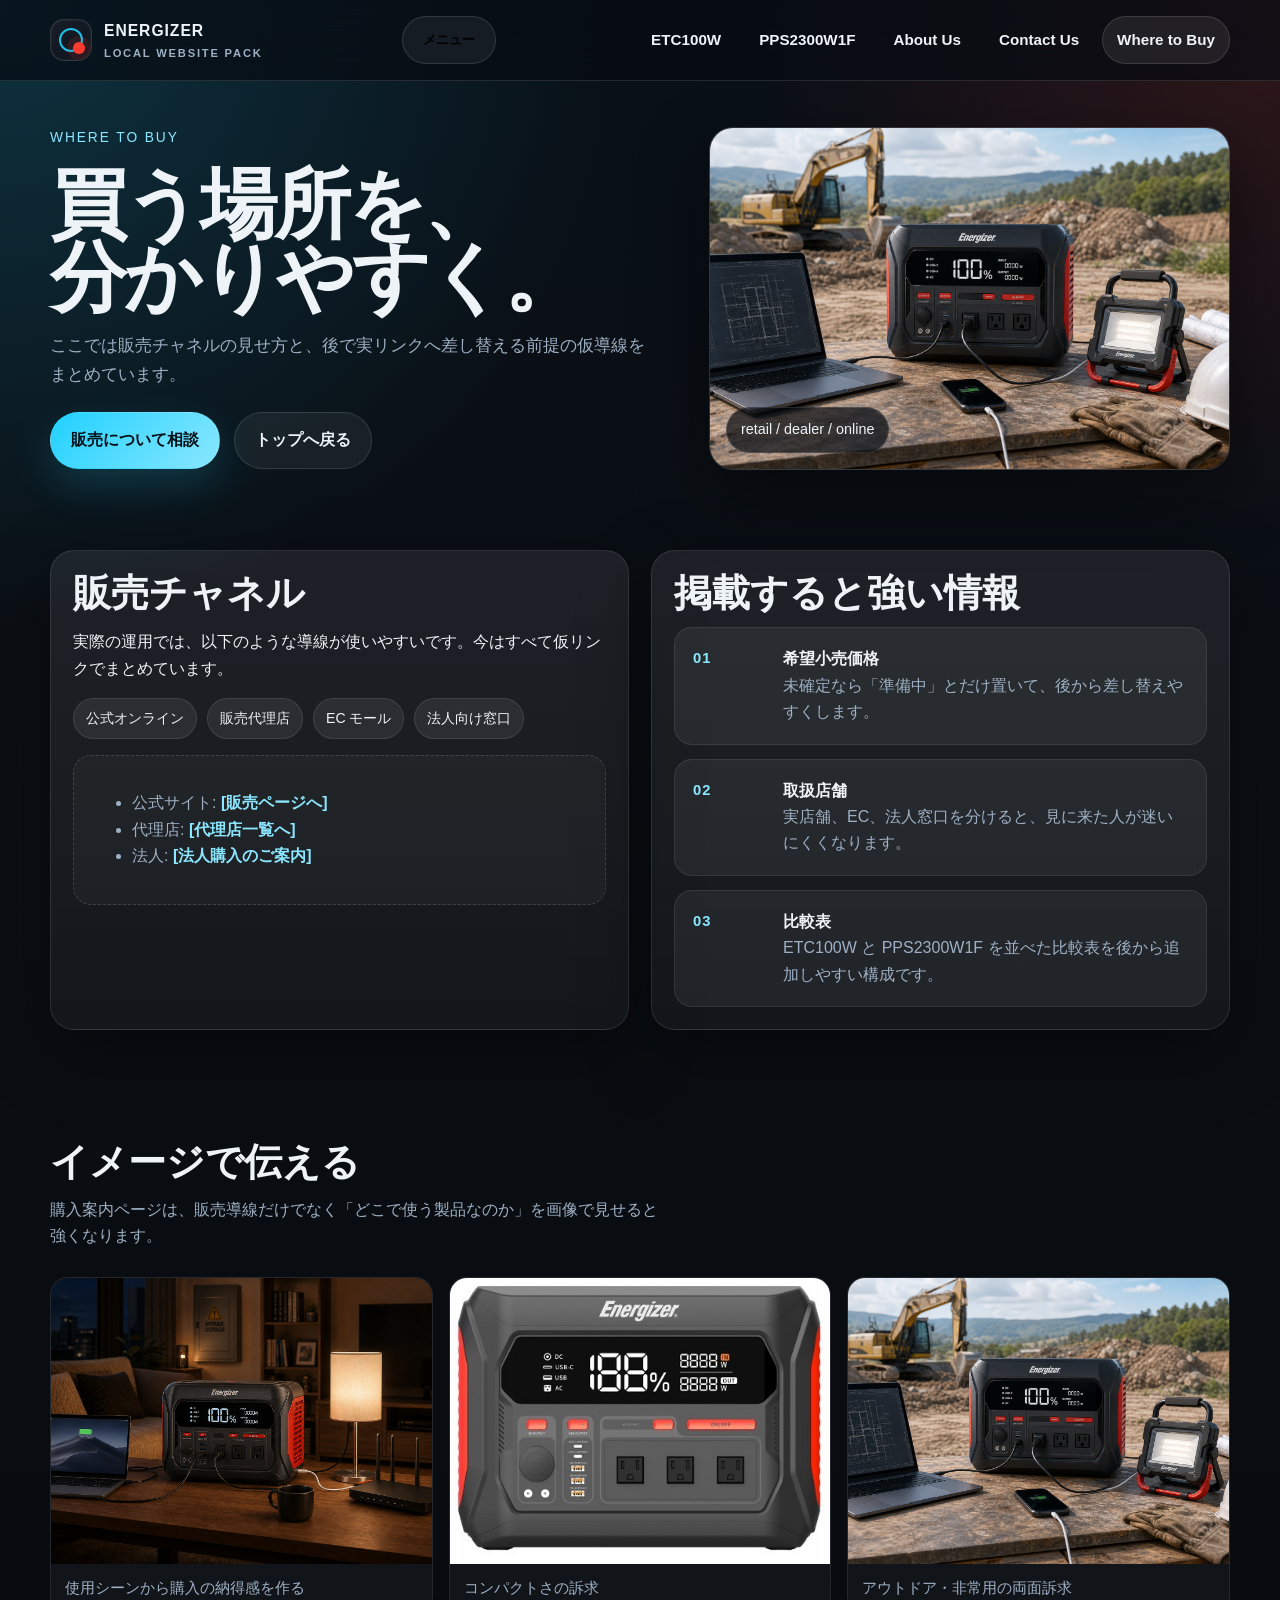
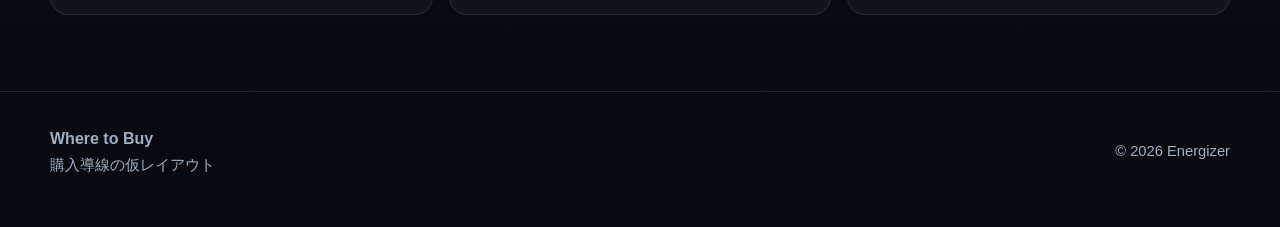
<file: where-to-buy.html>
<!doctype html>
<html lang="ja">
<head>
  <meta charset="utf-8">
  <meta name="viewport" content="width=device-width, initial-scale=1">
  <meta name="description" content="Energizer の購入案内ページ。販売チャネルの見せ方と仮リンクをまとめたページ。">
  <title>Where to Buy | Energizer</title>
  <link rel="stylesheet" href="styles.css">
</head>
<body data-page="buy">
  <a class="skip-link" href="#main">本文へスキップ</a>
  <header class="topbar">
    <div class="topbar-inner">
      <a class="brand" href="index.html">
        <span class="brand-mark" aria-hidden="true"></span>
        <span class="brand-copy"><span>Energizer</span><span>Local Website Pack</span></span>
      </a>
      <button class="btn secondary nav-toggle" type="button" data-nav-toggle aria-expanded="false">メニュー</button>
      <nav class="nav" data-nav data-open="false" aria-label="メインナビゲーション">
        <a href="etc100w.html" data-nav-link="etc100w">ETC100W</a>
        <a href="pps2300w1f.html" data-nav-link="pps2300w1f">PPS2300W1F</a>
        <a href="about.html" data-nav-link="about">About Us</a>
        <a href="contact.html" data-nav-link="contact">Contact Us</a>
        <a href="where-to-buy.html" data-nav-link="buy">Where to Buy</a>
      </nav>
    </div>
  </header>

  <main id="main">
    <section class="page-hero">
      <div class="site-shell split">
        <div>
          <div class="crumb">WHERE TO BUY</div>
          <h1>買う場所を、<br>分かりやすく。</h1>
          <p class="lead">
            ここでは販売チャネルの見せ方と、後で実リンクへ差し替える前提の仮導線をまとめています。
          </p>
          <div class="page-actions">
            <a class="btn primary" href="contact.html">販売について相談</a>
            <a class="btn secondary" href="index.html">トップへ戻る</a>
          </div>
        </div>
        <div class="panel image-panel">
          <img src="assets/pps-solar.jpg" alt="車載とソーラーパネルの利用イメージ">
          <div class="caption">retail / dealer / online</div>
        </div>
      </div>
    </section>

    <section class="section">
      <div class="site-shell grid-2">
        <article class="panel buy-card">
          <h2>販売チャネル</h2>
          <p>実際の運用では、以下のような導線が使いやすいです。今はすべて仮リンクでまとめています。</p>
          <div class="pill-row">
            <span class="pill">公式オンライン</span>
            <span class="pill">販売代理店</span>
            <span class="pill">EC モール</span>
            <span class="pill">法人向け窓口</span>
          </div>
          <div class="muted-box" style="margin-top:16px;">
            <ul>
              <li>公式サイト: <a class="subtle-link" href="#">[販売ページへ]</a></li>
              <li>代理店: <a class="subtle-link" href="#">[代理店一覧へ]</a></li>
              <li>法人: <a class="subtle-link" href="#">[法人購入のご案内]</a></li>
            </ul>
          </div>
        </article>

        <article class="panel buy-card">
          <h2>掲載すると強い情報</h2>
          <div class="timeline">
            <div class="timeline-item">
              <b>01</b>
              <div>
                <strong>希望小売価格</strong>
                <p>未確定なら「準備中」とだけ置いて、後から差し替えやすくします。</p>
              </div>
            </div>
            <div class="timeline-item">
              <b>02</b>
              <div>
                <strong>取扱店舗</strong>
                <p>実店舗、EC、法人窓口を分けると、見に来た人が迷いにくくなります。</p>
              </div>
            </div>
            <div class="timeline-item">
              <b>03</b>
              <div>
                <strong>比較表</strong>
                <p>ETC100W と PPS2300W1F を並べた比較表を後から追加しやすい構成です。</p>
              </div>
            </div>
          </div>
        </article>
      </div>
    </section>

    <section class="section">
      <div class="site-shell">
        <h2>イメージで伝える</h2>
        <p class="section-lead">購入案内ページは、販売導線だけでなく「どこで使う製品なのか」を画像で見せると強くなります。</p>
        <div class="gallery">
          <figure>
            <img src="assets/pps-usage.jpg" alt="PCやスマートフォンへの給電イメージ">
            <figcaption>使用シーンから購入の納得感を作る</figcaption>
          </figure>
          <figure>
            <img src="assets/pps-mini.jpg" alt="コンパクトなポータブル電源のイメージ">
            <figcaption>コンパクトさの訴求</figcaption>
          </figure>
          <figure>
            <img src="assets/pps-solar.jpg" alt="車載とソーラーの利用イメージ">
            <figcaption>アウトドア・非常用の両面訴求</figcaption>
          </figure>
        </div>
      </div>
    </section>
  </main>

  <footer class="footer">
    <div class="site-shell footer-inner">
      <div>
        <strong>Where to Buy</strong>
        <div class="small">購入導線の仮レイアウト</div>
      </div>
      <div class="small">© <span data-year></span> Energizer</div>
    </div>
  </footer>
  <script src="script.js"></script>
</body>
</html>
</file>
<file: styles.css>
:root {
  --bg: #0b0f14;
  --bg-soft: #111822;
  --panel: rgba(18, 25, 35, 0.82);
  --panel-strong: rgba(13, 18, 26, 0.96);
  --text: #eef3f8;
  --muted: #9fb0c4;
  --line: rgba(255, 255, 255, 0.12);
  --accent: #ff3b30;
  --accent-2: #1fd1ff;
  --accent-3: #8be7ff;
  --shadow: 0 24px 70px rgba(0, 0, 0, 0.45);
  --radius: 24px;
  --radius-sm: 16px;
  --max: 1180px;
}

* {
  box-sizing: border-box;
}

html {
  scroll-behavior: smooth;
}

body {
  margin: 0;
  color: var(--text);
  background:
    radial-gradient(circle at top left, rgba(31, 209, 255, 0.18), transparent 28%),
    radial-gradient(circle at top right, rgba(255, 59, 48, 0.16), transparent 24%),
    linear-gradient(180deg, #091017 0%, #0b0f14 45%, #070b10 100%);
  font-family: "Segoe UI", "Yu Gothic UI", "Hiragino Kaku Gothic ProN", "Meiryo", sans-serif;
  line-height: 1.65;
}

img {
  max-width: 100%;
  display: block;
}

a {
  color: inherit;
  text-decoration: none;
}

.skip-link {
  position: absolute;
  left: -999px;
  top: 12px;
  background: #fff;
  color: #000;
  padding: 12px 16px;
  border-radius: 999px;
  z-index: 1000;
}

.skip-link:focus {
  left: 12px;
}

.site-shell {
  width: min(var(--max), calc(100% - 40px));
  margin: 0 auto;
}

.topbar {
  position: sticky;
  top: 0;
  z-index: 50;
  backdrop-filter: blur(18px);
  background: rgba(8, 12, 18, 0.72);
  border-bottom: 1px solid var(--line);
}

.topbar-inner {
  width: min(var(--max), calc(100% - 40px));
  margin: 0 auto;
  display: flex;
  align-items: center;
  justify-content: space-between;
  gap: 20px;
  padding: 16px 0;
}

.brand {
  display: flex;
  align-items: center;
  gap: 12px;
  font-weight: 800;
  letter-spacing: 0.06em;
  text-transform: uppercase;
}

.brand-mark {
  width: 42px;
  height: 42px;
  border-radius: 14px;
  background: linear-gradient(145deg, #171e29, #0f141c);
  border: 1px solid rgba(255, 255, 255, 0.12);
  box-shadow: inset 0 0 0 1px rgba(255, 255, 255, 0.04);
  position: relative;
  overflow: hidden;
}

.brand-mark::before,
.brand-mark::after {
  content: "";
  position: absolute;
  border-radius: 999px;
}

.brand-mark::before {
  inset: 8px;
  border: 2px solid rgba(31, 209, 255, 0.9);
}

.brand-mark::after {
  width: 12px;
  height: 12px;
  right: 6px;
  bottom: 6px;
  background: var(--accent);
  box-shadow: 0 0 0 6px rgba(255, 59, 48, 0.12);
}

.brand-copy {
  display: grid;
}

.brand-copy span:first-child {
  font-size: 0.98rem;
}

.brand-copy span:last-child {
  font-size: 0.7rem;
  color: var(--muted);
  letter-spacing: 0.16em;
}

.nav {
  display: flex;
  flex-wrap: wrap;
  align-items: center;
  justify-content: flex-end;
  gap: 8px;
}

.nav a,
.nav button {
  appearance: none;
  border: 1px solid transparent;
  background: transparent;
  color: var(--text);
  padding: 10px 14px;
  border-radius: 999px;
  font-size: 0.95rem;
  font-weight: 650;
  cursor: pointer;
  transition: 0.2s ease;
}

.nav a:hover,
.nav button:hover,
.nav a[aria-current="page"] {
  background: rgba(255, 255, 255, 0.08);
  border-color: rgba(255, 255, 255, 0.12);
}

.nav-toggle {
  display: none;
}

.hero {
  position: relative;
  padding: 54px 0 28px;
}

.hero-grid {
  display: grid;
  grid-template-columns: minmax(0, 1.05fr) minmax(320px, 0.95fr);
  gap: 30px;
  align-items: center;
}

.eyebrow {
  display: inline-flex;
  align-items: center;
  gap: 10px;
  color: #d9e7f7;
  background: rgba(255, 255, 255, 0.06);
  border: 1px solid rgba(255, 255, 255, 0.12);
  padding: 8px 14px;
  border-radius: 999px;
  font-size: 0.84rem;
  letter-spacing: 0.12em;
  text-transform: uppercase;
}

.eyebrow::before {
  content: "";
  width: 8px;
  height: 8px;
  border-radius: 50%;
  background: linear-gradient(180deg, var(--accent-2), var(--accent));
  box-shadow: 0 0 0 6px rgba(31, 209, 255, 0.12);
}

.hero h1,
.page-hero h1 {
  margin: 18px 0 16px;
  font-size: clamp(2.6rem, 6vw, 5.4rem);
  line-height: 0.96;
  letter-spacing: -0.04em;
}

.hero p.lead,
.page-hero p.lead {
  margin: 0;
  max-width: 62ch;
  font-size: 1.08rem;
  color: var(--muted);
}

.hero-actions,
.page-actions {
  display: flex;
  flex-wrap: wrap;
  gap: 14px;
  margin-top: 24px;
}

.btn {
  display: inline-flex;
  align-items: center;
  justify-content: center;
  gap: 10px;
  padding: 14px 20px;
  border-radius: 999px;
  font-weight: 700;
  border: 1px solid transparent;
  transition: 0.2s ease;
}

.btn.primary {
  color: #061019;
  background: linear-gradient(135deg, var(--accent-2), var(--accent-3));
  box-shadow: 0 16px 40px rgba(31, 209, 255, 0.18);
}

.btn.primary:hover {
  transform: translateY(-1px);
}

.btn.secondary {
  background: rgba(255, 255, 255, 0.06);
  border-color: rgba(255, 255, 255, 0.12);
}

.hero-side {
  position: relative;
  min-height: 560px;
  display: grid;
  place-items: center;
}

.hero-orb {
  position: absolute;
  inset: 10% 10% 10% 16%;
  background:
    radial-gradient(circle at 30% 25%, rgba(31, 209, 255, 0.36), transparent 28%),
    radial-gradient(circle at 75% 40%, rgba(255, 59, 48, 0.28), transparent 25%),
    linear-gradient(160deg, rgba(255,255,255,0.14), rgba(255,255,255,0.03));
  filter: blur(0px);
  border-radius: 40px;
  transform: perspective(1000px) rotateY(-16deg) rotateX(6deg);
  border: 1px solid rgba(255, 255, 255, 0.08);
  box-shadow: var(--shadow);
  overflow: hidden;
}

.hero-orb::after {
  content: "";
  position: absolute;
  inset: 0;
  background: linear-gradient(120deg, rgba(255,255,255,0.12), transparent 45%);
}

.hero-image {
  position: relative;
  z-index: 1;
  width: min(100%, 590px);
  filter: drop-shadow(0 30px 60px rgba(0, 0, 0, 0.45));
}

.hero-card {
  margin-top: 22px;
  display: grid;
  grid-template-columns: repeat(3, minmax(0, 1fr));
  gap: 14px;
}

.stat {
  padding: 16px;
  border-radius: var(--radius-sm);
  background: rgba(255, 255, 255, 0.06);
  border: 1px solid rgba(255, 255, 255, 0.08);
}

.stat strong {
  display: block;
  font-size: 1.28rem;
  margin-bottom: 4px;
}

.stat span {
  color: var(--muted);
  font-size: 0.92rem;
}

.section {
  padding: 56px 0;
}

.section h2 {
  font-size: clamp(1.75rem, 3vw, 2.7rem);
  line-height: 1.06;
  margin: 0 0 14px;
}

.section .section-lead {
  max-width: 70ch;
  margin: 0 0 28px;
  color: var(--muted);
}

.grid-2 {
  display: grid;
  grid-template-columns: repeat(2, minmax(0, 1fr));
  gap: 22px;
}

.grid-3 {
  display: grid;
  grid-template-columns: repeat(3, minmax(0, 1fr));
  gap: 18px;
}

.panel {
  background: linear-gradient(180deg, rgba(255,255,255,0.08), rgba(255,255,255,0.04));
  border: 1px solid rgba(255,255,255,0.1);
  border-radius: var(--radius);
  box-shadow: var(--shadow);
  overflow: hidden;
}

.panel.pad {
  padding: 24px;
}

.feature {
  display: flex;
  flex-direction: column;
  gap: 12px;
  padding: 22px;
  min-height: 100%;
}

.feature-icon {
  width: 46px;
  height: 46px;
  border-radius: 16px;
  display: grid;
  place-items: center;
  background: linear-gradient(135deg, rgba(31, 209, 255, 0.2), rgba(255, 59, 48, 0.18));
  border: 1px solid rgba(255,255,255,0.12);
  font-weight: 800;
}

.feature h3 {
  margin: 0;
  font-size: 1.18rem;
}

.feature p {
  margin: 0;
  color: var(--muted);
}

.image-panel {
  position: relative;
  min-height: 320px;
  background: linear-gradient(180deg, rgba(255,255,255,0.09), rgba(255,255,255,0.03));
}

.image-panel img {
  width: 100%;
  height: 100%;
  object-fit: cover;
}

.image-panel .caption {
  position: absolute;
  left: 16px;
  bottom: 16px;
  padding: 10px 14px;
  border-radius: 999px;
  background: rgba(6, 10, 16, 0.7);
  border: 1px solid rgba(255,255,255,0.12);
  font-size: 0.9rem;
}

.spec-list {
  display: grid;
  grid-template-columns: repeat(2, minmax(0, 1fr));
  gap: 12px;
}

.spec {
  padding: 16px;
  border-radius: 18px;
  background: rgba(255,255,255,0.06);
  border: 1px solid rgba(255,255,255,0.08);
}

.spec span {
  display: block;
  color: var(--muted);
  font-size: 0.85rem;
  margin-bottom: 4px;
}

.spec strong {
  font-size: 1rem;
}

.timeline {
  display: grid;
  gap: 14px;
}

.timeline-item {
  display: grid;
  grid-template-columns: 74px 1fr;
  gap: 16px;
  padding: 18px;
  border-radius: 18px;
  background: rgba(255,255,255,0.06);
  border: 1px solid rgba(255,255,255,0.08);
}

.timeline-item b {
  color: var(--accent-3);
  font-size: 0.92rem;
  letter-spacing: 0.08em;
  text-transform: uppercase;
}

.timeline-item p {
  margin: 0;
  color: var(--muted);
}

.cards {
  display: grid;
  grid-template-columns: repeat(2, minmax(0, 1fr));
  gap: 18px;
}

.buy-card,
.contact-card {
  padding: 22px;
}

.pill-row {
  display: flex;
  flex-wrap: wrap;
  gap: 10px;
  margin-top: 14px;
}

.pill {
  padding: 8px 12px;
  border-radius: 999px;
  background: rgba(255,255,255,0.07);
  border: 1px solid rgba(255,255,255,0.1);
  color: var(--text);
  font-size: 0.88rem;
}

form {
  display: grid;
  gap: 14px;
}

label {
  display: grid;
  gap: 8px;
  font-size: 0.92rem;
  color: #dfeaf7;
}

input,
select,
textarea {
  width: 100%;
  border: 1px solid rgba(255,255,255,0.12);
  background: rgba(10, 14, 20, 0.82);
  color: var(--text);
  border-radius: 16px;
  padding: 14px 15px;
  font: inherit;
}

textarea {
  min-height: 140px;
  resize: vertical;
}

input::placeholder,
textarea::placeholder {
  color: #73879e;
}

.contact-grid {
  display: grid;
  grid-template-columns: 1fr 1fr;
  gap: 14px;
}

.footer {
  margin-top: 20px;
  padding: 34px 0 50px;
  border-top: 1px solid rgba(255,255,255,0.1);
  color: var(--muted);
}

.footer-inner {
  display: flex;
  flex-wrap: wrap;
  gap: 16px;
  align-items: center;
  justify-content: space-between;
}

.small {
  font-size: 0.92rem;
  color: var(--muted);
}

.gallery {
  display: grid;
  grid-template-columns: repeat(3, minmax(0, 1fr));
  gap: 16px;
}

.gallery figure {
  margin: 0;
  overflow: hidden;
  border-radius: 18px;
  border: 1px solid rgba(255,255,255,0.08);
  background: rgba(255,255,255,0.04);
}

.gallery img {
  width: 100%;
  aspect-ratio: 4 / 3;
  object-fit: cover;
}

.gallery video {
  width: 100%;
  aspect-ratio: 4 / 3;
  object-fit: cover;
  display: block;
  background: #000;
}

.gallery figcaption {
  padding: 12px 14px 14px;
  color: var(--muted);
  font-size: 0.92rem;
}

.muted-box {
  padding: 18px;
  border-radius: 18px;
  border: 1px dashed rgba(255,255,255,0.15);
  background: rgba(255,255,255,0.03);
  color: var(--muted);
}

.page-hero {
  padding: 46px 0 24px;
}

.page-hero .crumb {
  color: var(--accent-3);
  font-size: 0.86rem;
  letter-spacing: 0.14em;
  text-transform: uppercase;
}

.split {
  display: grid;
  grid-template-columns: 1.1fr 0.9fr;
  gap: 22px;
  align-items: start;
}

.about-grid {
  display: grid;
  grid-template-columns: 1.1fr 0.9fr;
  gap: 22px;
}

.contact-note {
  padding: 18px;
  border-radius: 18px;
  background: linear-gradient(135deg, rgba(31, 209, 255, 0.16), rgba(255, 59, 48, 0.14));
  border: 1px solid rgba(255,255,255,0.12);
}

.subtle-link {
  color: var(--accent-3);
  font-weight: 700;
}

@media (max-width: 980px) {
  .hero-grid,
  .split,
  .about-grid,
  .grid-2,
  .grid-3,
  .cards,
  .gallery {
    grid-template-columns: 1fr;
  }

  .hero-side {
    min-height: 420px;
  }

  .topbar-inner {
    align-items: start;
  }

  .nav {
    display: none;
    width: 100%;
    padding-top: 8px;
  }

  .nav[data-open="true"] {
    display: flex;
  }

  .nav-toggle {
    display: inline-flex;
  }
}

@media (max-width: 640px) {
  .site-shell,
  .topbar-inner {
    width: min(var(--max), calc(100% - 24px));
  }

  .hero {
    padding-top: 34px;
  }

  .hero-card,
  .contact-grid,
  .spec-list {
    grid-template-columns: 1fr;
  }

  .timeline-item {
    grid-template-columns: 1fr;
    gap: 8px;
  }
}
</file>
